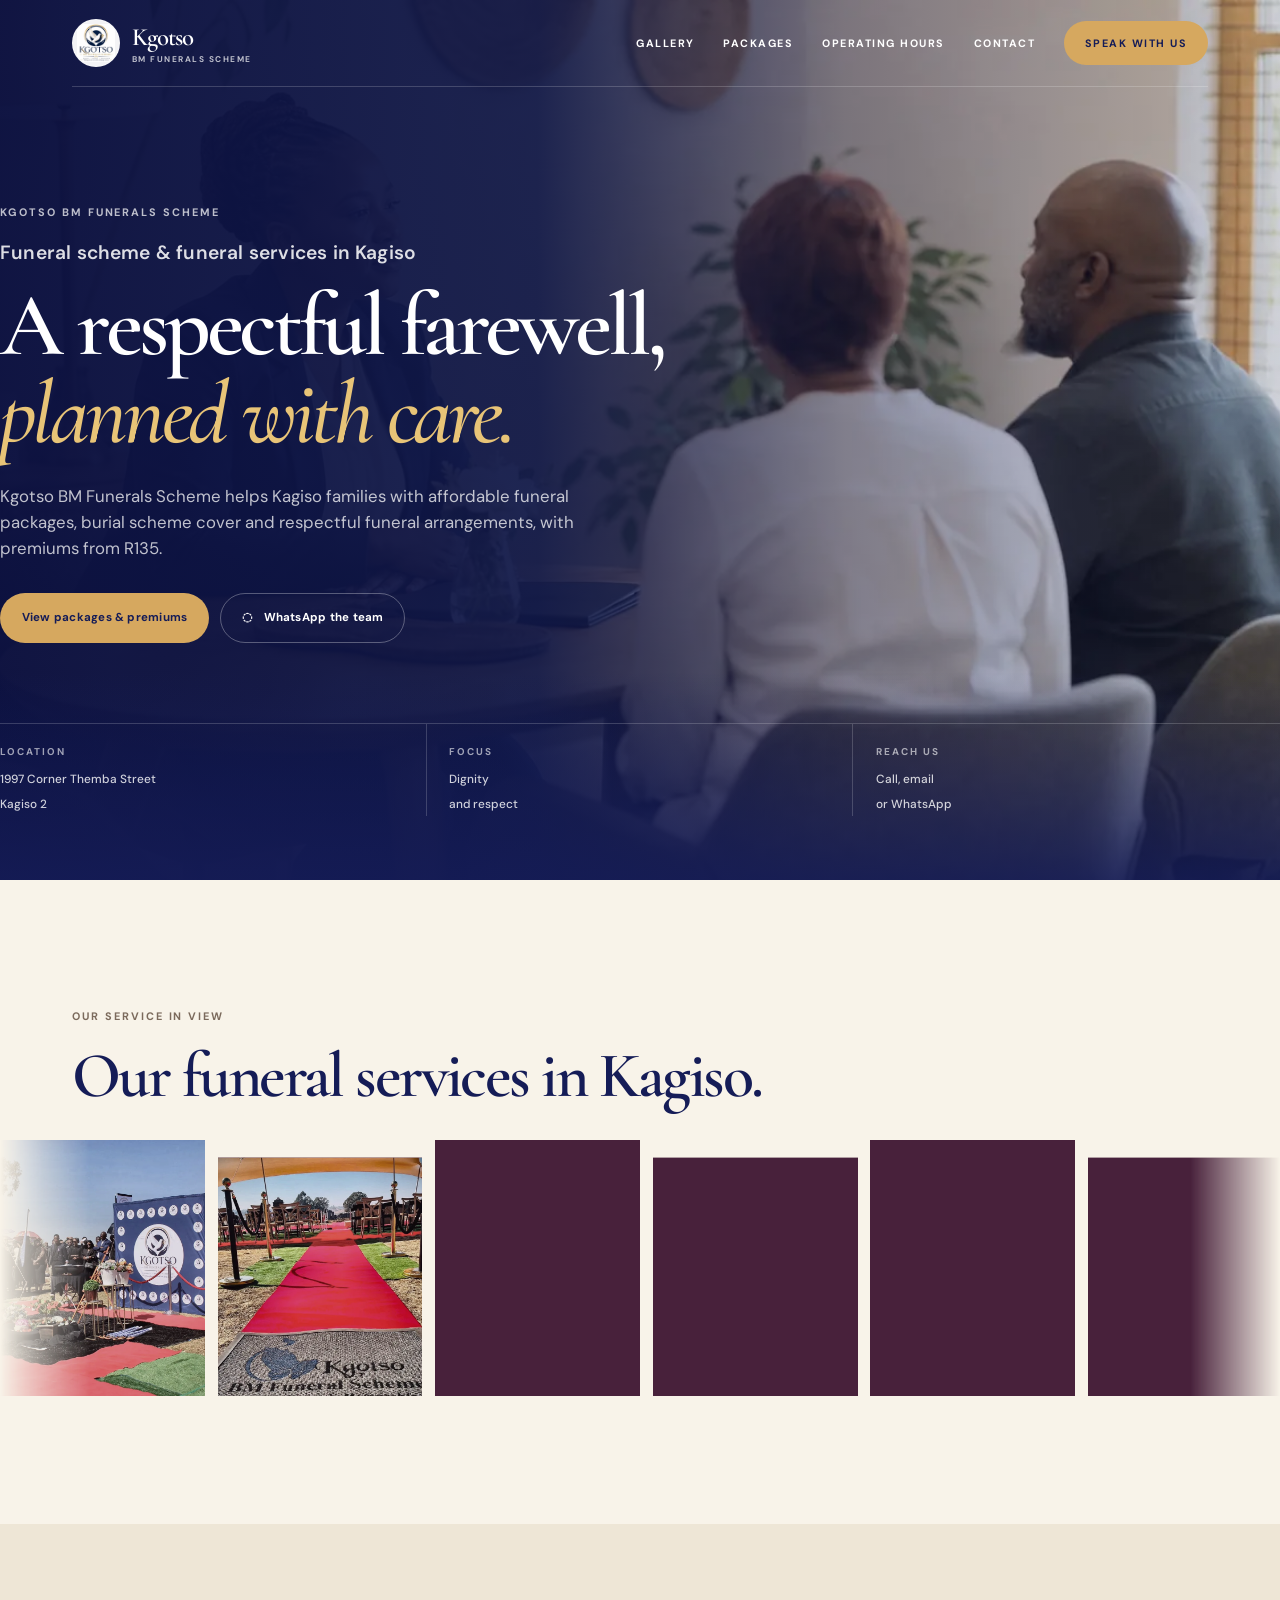
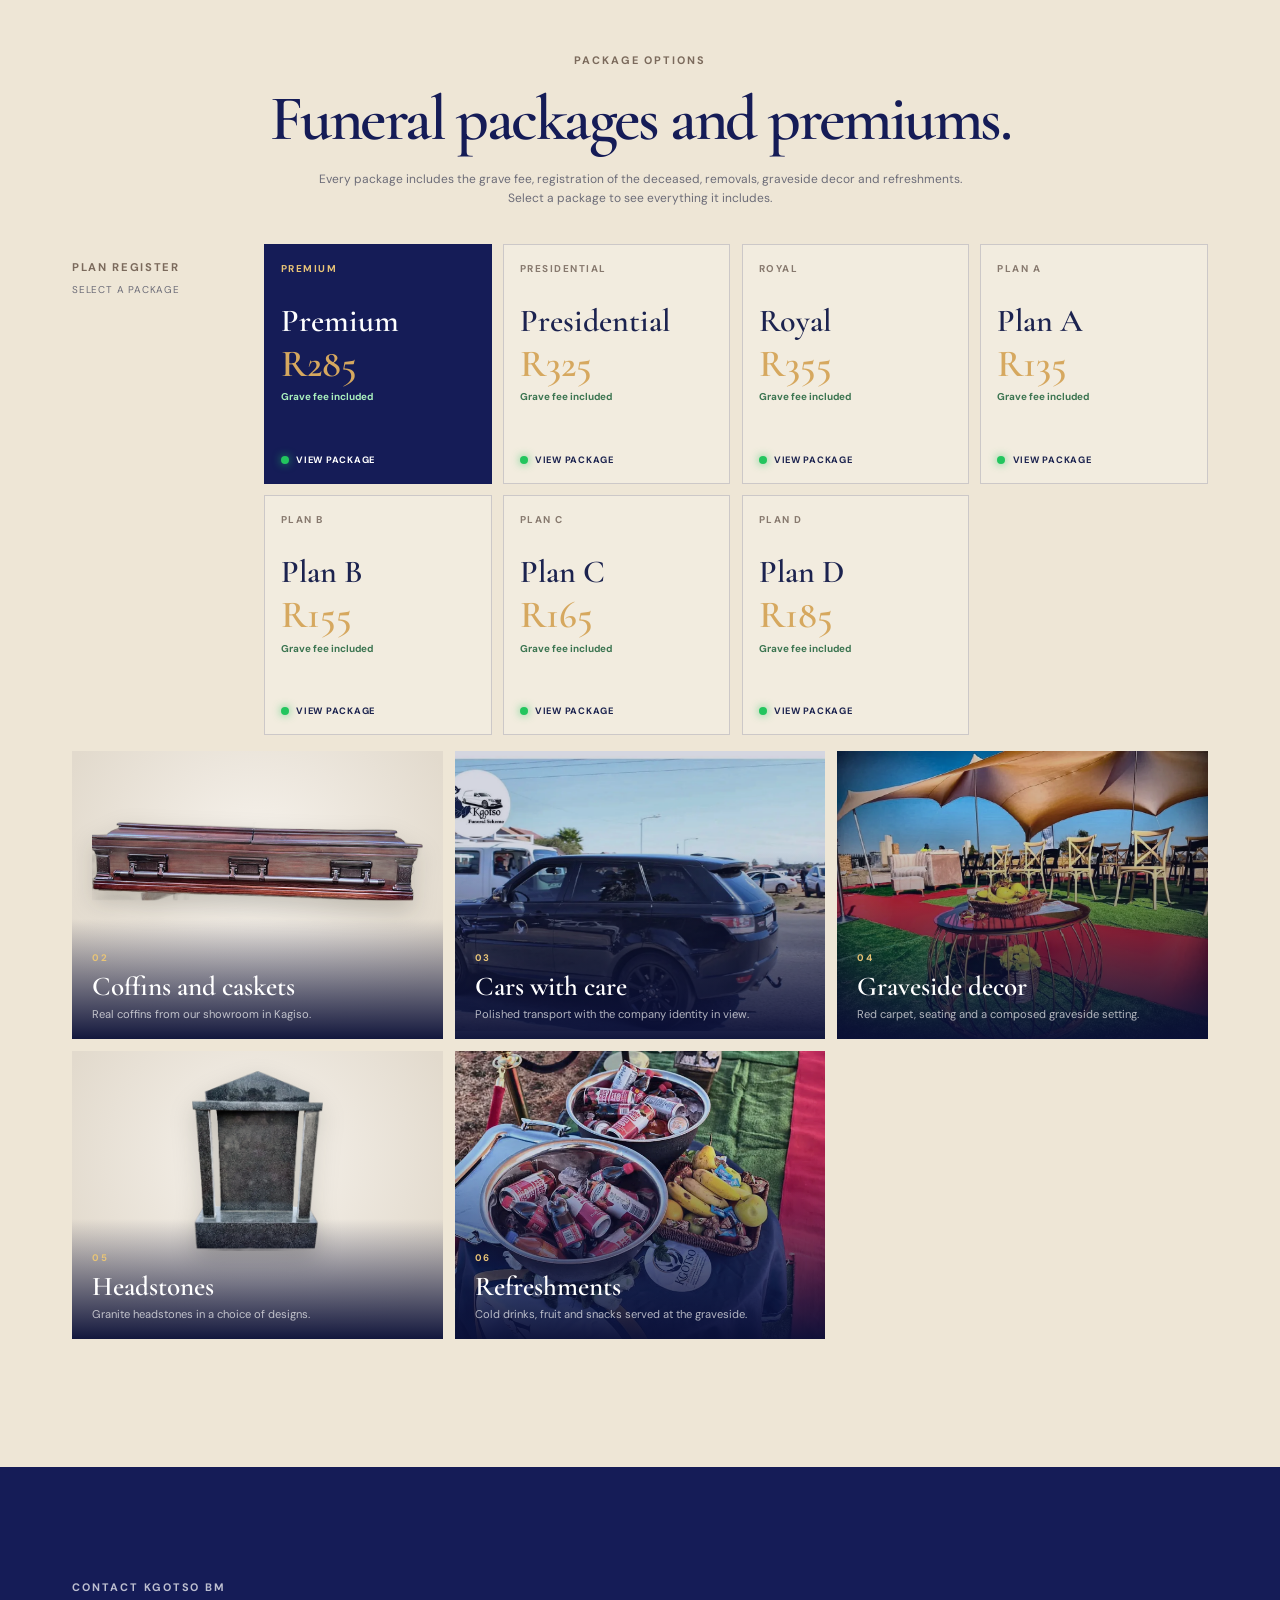
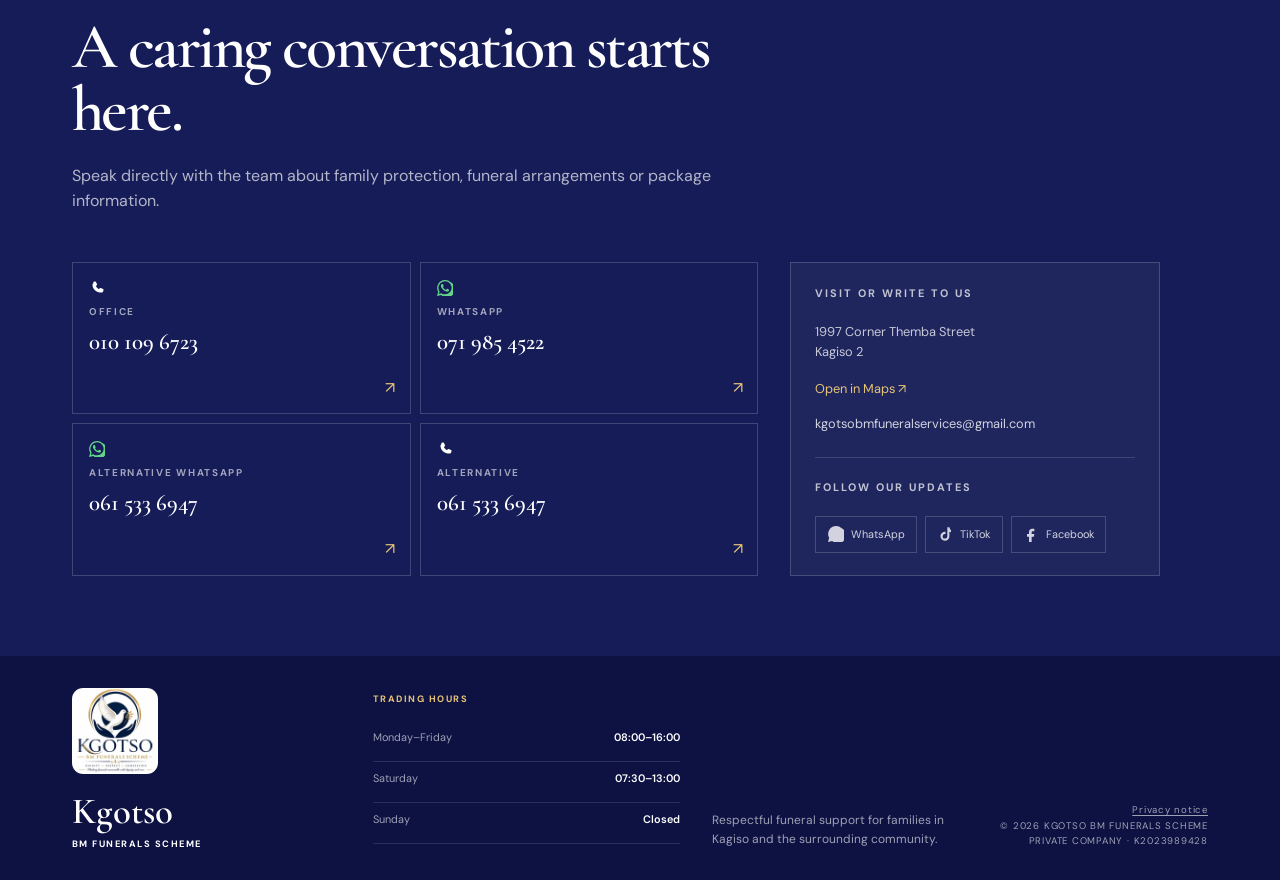
<file: index.html>
<!doctype html>
<html lang="en">
  <head>
    <meta charset="UTF-8" />
    <meta name="viewport" content="width=device-width, initial-scale=1.0" />
    <title>Kgotso BM Funerals Scheme | Funeral Packages in Kagiso, Gauteng</title>
    <meta name="description" content="Funeral packages in Kagiso with premiums from R135, including registration, removals, graveside decor and refreshments. Call 010 109 6723." />
    <link rel="canonical" href="https://kgotsobmfunerals.com/" />
    <meta name="theme-color" content="#151c57" />
    <meta property="og:type" content="website" />
    <meta property="og:site_name" content="Kgotso BM Funerals Scheme" />
    <meta property="og:title" content="Kgotso BM Funerals Scheme | Kagiso, Gauteng" />
    <meta property="og:description" content="Funeral packages with registration, removals, graveside setup and refreshments included. 1997 Corner Themba Street, Kagiso 2." />
    <meta property="og:url" content="https://kgotsobmfunerals.com/" />
    <meta property="og:image" content="https://kgotsobmfunerals.com/icon-512.png" />
    <link rel="icon" href="/favicon.ico" sizes="any" />
    <link rel="icon" type="image/png" sizes="32x32" href="/favicon-32.png" />
    <link rel="icon" type="image/png" sizes="16x16" href="/favicon-16.png" />
    <link rel="apple-touch-icon" href="/apple-touch-icon.png" />
    <link rel="manifest" href="/site.webmanifest" />
    <link rel="preconnect" href="https://fonts.googleapis.com" />
    <link rel="preconnect" href="https://fonts.gstatic.com" crossorigin />
    <link href="https://fonts.googleapis.com/css2?family=Cormorant+Garamond:ital,wght@0,500;0,600;0,700;1,500;1,600&family=DM+Sans:wght@400;500;600;700&display=swap" rel="stylesheet" />
    <link rel="preload" as="image" href="assets/img/site/kgotso-family-guidance.webp" fetchpriority="high" />
    <link rel="stylesheet" href="styles.css" />
    <script type="application/ld+json">
    {
      "@context": "https://schema.org",
      "@graph": [
        {
          "@type": "LocalBusiness",
          "@id": "https://kgotsobmfunerals.com/#business",
          "name": "Kgotso BM Funerals Scheme",
          "alternateName": ["Kgotso BM Funerals", "Kgotso BM Funerals Scheme", "Kgotso Funerals"],
          "description": "Funeral scheme and funeral services in Kagiso, Gauteng.",
          "url": "https://kgotsobmfunerals.com/",
          "logo": "https://kgotsobmfunerals.com/icon-512.png",
          "image": "https://kgotsobmfunerals.com/icon-512.png",
          "telephone": "+27101096723",
          "email": "kgotsobmfuneralservices@gmail.com",
          "address": {
            "@type": "PostalAddress",
            "streetAddress": "1997 Corner Themba Street",
            "addressLocality": "Kagiso 2",
            "addressRegion": "Gauteng",
            "addressCountry": "ZA"
          },
          "openingHoursSpecification": [
            {"@type": "OpeningHoursSpecification", "dayOfWeek": ["Monday", "Tuesday", "Wednesday", "Thursday", "Friday"], "opens": "08:00", "closes": "16:00"},
            {"@type": "OpeningHoursSpecification", "dayOfWeek": "Saturday", "opens": "07:30", "closes": "13:00"}
          ],
          "sameAs": [
            "https://web.facebook.com/profile.php?id=61595772892689",
            "https://www.tiktok.com/@kgotso.bm.funeral"
          ]
        },
        {
          "@type": "WebSite",
          "@id": "https://kgotsobmfunerals.com/#website",
          "url": "https://kgotsobmfunerals.com/",
          "name": "Kgotso BM Funerals Scheme",
          "alternateName": "Kgotso BM Funerals"
        }
      ]
    }
    </script>
  </head>
  <body>
    <header class="site-header">
      <a class="brand" href="#top" aria-label="Kgotso BM Funerals Scheme home">
        <span class="brand-mark"><img src="assets/img/site/logo.webp" width="180" height="180" alt="Kgotso BM Funerals Scheme logo" /></span>
        <span class="brand-copy"><strong>Kgotso</strong><small>BM Funerals Scheme</small></span>
      </a>
      <nav class="desktop-nav" aria-label="Primary navigation">
        <a href="#gallery">Gallery</a>
        <a href="#packages">Packages</a>
        <a href="#hours">Operating hours</a>
        <a href="#contact">Contact</a>
        <a class="nav-cta" href="https://wa.me/27719854522" target="_blank" rel="noreferrer">Speak with us</a>
      </nav>
      <button class="menu-toggle" type="button" aria-label="Open navigation" aria-expanded="false">☰</button>
    </header>
    <nav class="mobile-nav" aria-label="Mobile navigation" hidden>
      <a href="#gallery">Gallery</a>
      <a href="#packages">Packages</a>
      <a href="#hours">Operating hours</a>
      <a href="#contact">Contact</a>
      <a class="mobile-cta" href="https://wa.me/27719854522" target="_blank" rel="noreferrer">WhatsApp the team</a>
    </nav>

    <main id="top">
      <section class="hero">
        <img class="hero-image" src="assets/img/site/kgotso-family-guidance.webp" fetchpriority="high" width="1200" height="800" alt="A funeral coordinator offering quiet guidance to a family" />
        <div class="hero-overlay"></div>
        <div class="hero-content page-width">
          <div class="hero-copy reveal">
            <p class="eyebrow">Kgotso BM Funerals Scheme</p>
            <h1><span class="hero-kicker">Funeral scheme &amp; funeral services in Kagiso</span>A respectful farewell,<br /><em>planned with care.</em></h1>
            <p class="hero-lede">Kgotso BM Funerals Scheme helps Kagiso families with affordable funeral packages, burial scheme cover and respectful funeral arrangements, with premiums from R135.</p>
            <div class="hero-actions">
              <a class="button button-gold" href="#packages">View packages &amp; premiums</a>
              <a class="button button-outline" href="https://wa.me/27719854522" target="_blank" rel="noreferrer">◌ <span>WhatsApp the team</span></a>
            </div>
          </div>
          <div class="hero-facts">
            <div><span>Location</span><strong>1997 Corner Themba Street<br />Kagiso 2</strong></div>
            <div><span>Focus</span><strong>Dignity<br />and respect</strong></div>
            <div><span>Reach us</span><strong>Call, email<br />or WhatsApp</strong></div>
          </div>
        </div>
      </section>

      <section id="gallery" class="section gallery-section">
        <div class="page-width">
          <div class="section-heading gallery-heading">
            <p class="eyebrow dark">Our service in view</p>
            <h2>Our funeral services in Kagiso.</h2>
          </div>
          <div class="gallery-float" aria-label="Kgotso BM service moments">
            <div class="gallery-track">
              <figure><img loading="lazy" decoding="async" src="assets/img/site/page-000.webp" alt="Memorial setting with floral details" /></figure>
              <figure><img loading="lazy" decoding="async" src="assets/img/site/page-001.webp" alt="Prepared ceremony entrance" /></figure>
              <figure><img loading="lazy" decoding="async" src="assets/img/site/page-002.webp" alt="Hearse and service vehicle" /></figure>
              <figure><img loading="lazy" decoding="async" src="assets/img/site/page-003.webp" alt="Floral service arrangement" /></figure>
              <figure><img loading="lazy" decoding="async" src="assets/img/site/page-004.webp" alt="Composed graveside setting" /></figure>
              <figure><img loading="lazy" decoding="async" src="assets/img/site/page-006.webp" alt="Kgotso team beneath the service tent" /></figure>
              <figure aria-hidden="true"><img loading="lazy" decoding="async" src="assets/img/site/page-000.webp" alt="Memorial setting with floral details at a Kgotso BM service" /></figure>
              <figure aria-hidden="true"><img loading="lazy" decoding="async" src="assets/img/site/page-001.webp" alt="Prepared funeral ceremony entrance in Kagiso" /></figure>
              <figure aria-hidden="true"><img loading="lazy" decoding="async" src="assets/img/site/page-002.webp" alt="Kgotso BM hearse and funeral service vehicle" /></figure>
              <figure aria-hidden="true"><img loading="lazy" decoding="async" src="assets/img/site/page-003.webp" alt="Floral arrangement prepared for a funeral service" /></figure>
              <figure aria-hidden="true"><img loading="lazy" decoding="async" src="assets/img/site/page-004.webp" alt="Composed graveside funeral setting with decor" /></figure>
              <figure aria-hidden="true"><img loading="lazy" decoding="async" src="assets/img/site/page-006.webp" alt="Kgotso BM team beneath the funeral service tent" /></figure>
            </div>
          </div>
        </div>
      </section>

      <section id="packages" class="section packages-section">
        <div class="page-width">
          <div class="section-heading centered"><p class="eyebrow dark">Package options</p><h2>Funeral packages and premiums.</h2></div>
          <p class="package-image-note">Every package includes the grave fee, registration of the deceased, removals, graveside decor and refreshments. Select a package to see everything it includes.</p>
          <div class="package-register">
            <div class="register-label"><span>Plan register</span><small>Select a package</small></div>
            <div class="package-cards">
              <button class="package-card active" type="button" data-plan="0"><span>Premium</span><strong>Premium</strong><b>R285</b><small class="package-card-benefit">Grave fee included</small><i>View package</i></button>
              <button class="package-card" type="button" data-plan="1"><span>Presidential</span><strong>Presidential</strong><b>R325</b><small class="package-card-benefit">Grave fee included</small><i>View package</i></button>
              <button class="package-card" type="button" data-plan="2"><span>Royal</span><strong>Royal</strong><b>R355</b><small class="package-card-benefit">Grave fee included</small><i>View package</i></button>
              <button class="package-card" type="button" data-plan="3"><span>Plan A</span><strong>Plan A</strong><b>R135</b><small class="package-card-benefit">Grave fee included</small><i>View package</i></button>
              <button class="package-card" type="button" data-plan="4"><span>Plan B</span><strong>Plan B</strong><b>R155</b><small class="package-card-benefit">Grave fee included</small><i>View package</i></button>
              <button class="package-card" type="button" data-plan="5"><span>Plan C</span><strong>Plan C</strong><b>R165</b><small class="package-card-benefit">Grave fee included</small><i>View package</i></button>
              <button class="package-card" type="button" data-plan="6"><span>Plan D</span><strong>Plan D</strong><b>R185</b><small class="package-card-benefit">Grave fee included</small><i>View package</i></button>
            </div>
          </div>
          <div class="package-visual-grid" aria-label="Funeral service details">
            <figure class="package-visual package-visual-casket" data-carousel="coffins"><div class="package-visual-slides"><img loading="lazy" decoding="async" class="is-active" src="assets/img/coffins/coffin-mahogany-flat-lid.webp" alt="Mahogany flat lid coffin with metal handles" /><img loading="lazy" decoding="async" src="assets/img/coffins/coffin-light-wood-flat-lid.webp" alt="Light wood flat lid coffin with dark handles" /><img loading="lazy" decoding="async" src="assets/img/coffins/coffin-mahogany-tiered.webp" alt="Polished mahogany tiered coffin with gold handles" /><img loading="lazy" decoding="async" src="assets/img/coffins/coffin-wood-shaped.webp" alt="Shaped wooden coffin with carved dark handles" /></div><figcaption><span>02</span><strong>Coffins and caskets</strong><small>Real coffins from our showroom in Kagiso.</small></figcaption></figure>
            <figure class="package-visual package-visual-cars" data-carousel="cars"><div class="package-visual-slides"><img loading="lazy" decoding="async" class="is-active" src="assets/img/site/kgotso-car-1.webp" alt="Kgotso service vehicle in black" /><img loading="lazy" decoding="async" src="assets/img/site/kgotso-car-2.webp" alt="Kgotso service vehicles ready for a funeral" /><img loading="lazy" decoding="async" src="assets/img/site/kgotso-car-3.webp" alt="Kgotso service cars arranged together" /><img loading="lazy" decoding="async" src="assets/img/site/kgotso-car-4.webp" alt="Kgotso hearse and service vehicle" /></div><figcaption><span>03</span><strong>Cars with care</strong><small>Polished transport with the company identity in view.</small></figcaption></figure>
            <figure class="package-visual" data-carousel="cemetery"><div class="package-visual-slides"><img loading="lazy" decoding="async" class="is-active" src="assets/img/site/kgotso-cemetery-1.webp" alt="Graveside service setting with red carpet and seating" /><img loading="lazy" decoding="async" src="assets/img/site/kgotso-cemetery-2.webp" alt="Graveside setting prepared for guests" /><img loading="lazy" decoding="async" src="assets/img/site/kgotso-cemetery-3.webp" alt="Graveside setting with canopy and red carpet" /></div><figcaption><span>04</span><strong>Graveside decor</strong><small>Red carpet, seating and a composed graveside setting.</small></figcaption></figure>
            <figure class="package-visual package-visual-headstones" data-carousel="headstones"><div class="package-visual-slides"><img loading="lazy" decoding="async" class="is-active" src="assets/img/headstones/headstone-pillared.webp" alt="Black granite headstone with pillars and a peaked top" /><img loading="lazy" decoding="async" src="assets/img/headstones/headstone-open-book.webp" alt="Black granite headstone with an engraved open book" /><img loading="lazy" decoding="async" src="assets/img/headstones/headstone-slanted-pillar.webp" alt="Granite headstone with a slanted side pillar and floral engraving" /></div><figcaption><span>05</span><strong>Headstones</strong><small>Granite headstones in a choice of designs.</small></figcaption></figure>
            <figure class="package-visual" data-carousel="refreshments"><div class="package-visual-slides"><img loading="lazy" decoding="async" class="is-active" src="assets/img/refreshments/drinks-and-fruit-table.webp" alt="Drinks and fruit on a Kgotso-branded table" /><img loading="lazy" decoding="async" src="assets/img/refreshments/drinks-on-ice.webp" alt="Cold drinks served on ice at the graveside" /><img loading="lazy" decoding="async" src="assets/img/refreshments/fruit-basket.webp" alt="Basket of fresh fruit on a glass table" /><img loading="lazy" decoding="async" src="assets/img/refreshments/refreshment-station.webp" alt="Refreshment station with drinks bowl under the tent" /><img loading="lazy" decoding="async" src="assets/img/refreshments/snack-tray.webp" alt="Tray of fruit and snacks for guests" /></div><figcaption><span>06</span><strong>Refreshments</strong><small>Cold drinks, fruit and snacks served at the graveside.</small></figcaption></figure>
          </div>
            <div class="plan-overlay" id="plan-overlay" hidden aria-hidden="true">
              <div class="plan-overlay-backdrop" data-plan-close></div>
              <section class="plan-sheet" role="dialog" aria-modal="true" aria-labelledby="overlay-plan-name">
                <button class="plan-close" id="plan-close" type="button" aria-label="Close plan details">×</button>
              <div class="plan-sheet-header"><div class="plan-sheet-header-copy"><p class="eyebrow" id="overlay-plan-eyebrow">Refined protection</p><h3 id="overlay-plan-name">Premium</h3><p class="plan-sheet-price" id="overlay-plan-price">R285</p><p id="overlay-plan-description">Plan details appear here.</p></div><div class="plan-sheet-visuals" role="group" aria-label="Package images"><img class="plan-sheet-casket" id="overlay-plan-casket" src="assets/img/plans/coffin-flat-lid.webp" alt="Flat lid coffin included with Premium" decoding="async" /><img class="plan-sheet-headstone" id="overlay-plan-headstone" src="assets/img/headstones/headstone-open-book.webp" alt="Headstone included with Premium" decoding="async" /></div></div>
                <div class="plan-sheet-grid">
                <div class="plan-sheet-column"><p class="eyebrow">Plan details</p><div class="plan-sheet-meta"><div><span>Included coffin</span><strong id="overlay-plan-coffin">Flat lid coffin</strong></div><div><span>Cover</span><strong id="overlay-plan-cover">Up to 8 members: 4 adults and 4 children</strong></div><div><span>Waiting period</span><strong id="overlay-plan-waiting">6 months</strong></div><div><span>Included allowance</span><strong id="overlay-plan-note">R100 airtime and R100 data</strong></div><div><span>Grave fee</span><strong id="overlay-plan-gravefee">Included</strong></div></div><p class="eyebrow overlay-service-heading" id="overlay-service-heading">Included service items</p><ul class="plan-sheet-list" id="overlay-service-list"></ul></div>
                <div class="plan-sheet-column plan-sheet-groceries"><p class="eyebrow">Grocery allocation</p><h4 id="overlay-grocery-title">Groceries included with Premium.</h4><div class="plan-sheet-grocery-content"><ul class="plan-sheet-list" id="overlay-grocery-list"></ul></div></div>
              </div>
              <div class="plan-sheet-actions"><p>Ready to ask about this plan?</p><div><a class="button button-gold" href="https://wa.me/27719854522" target="_blank" rel="noreferrer">WhatsApp 071 985 4522 <span>↗</span></a><a class="button button-outline-dark" href="https://wa.me/27615336947" target="_blank" rel="noreferrer">WhatsApp 061 533 6947 <span>↗</span></a></div></div>
            </section>
          </div>
        </div>
      </section>

      <section id="contact" class="contact-section">
        <div class="page-width">
          <div class="contact-heading"><p class="eyebrow">Contact Kgotso BM</p><h2>A caring conversation starts here.</h2><p>Speak directly with the team about family protection, funeral arrangements or package information.</p></div>
          <div class="contact-layout">
            <div class="contact-grid">
              <a class="contact-card contact-button" href="tel:+27101096723"><svg class="vendor-icon" viewBox="0 0 24 24" aria-hidden="true"><path d="M6.6 2.8 9 2.2c.6-.2 1.2.1 1.5.7l1.5 3.5c.2.5.1 1.1-.3 1.5L10.3 9c1 2.1 2.6 3.7 4.7 4.7l1.1-1.4c.4-.4 1-.6 1.5-.3l3.5 1.5c.6.3.9.9.7 1.5l-.6 2.4c-.2.8-1 1.4-1.8 1.4C10.4 18.8 5.2 13.6 5.2 6.6c0-.8.6-1.6 1.4-1.8Z" /></svg><span>Office</span><strong>010 109 6723</strong><b>↗</b></a>
              <a class="contact-card contact-card-whatsapp contact-button" href="https://wa.me/27719854522" target="_blank" rel="noreferrer"><svg class="vendor-icon" viewBox="0 0 24 24" aria-hidden="true"><path d="M20.5 3.5A11.8 11.8 0 0 0 12.05 0 11.9 11.9 0 0 0 1.73 17.76L.05 24l6.4-1.67A11.9 11.9 0 1 0 20.5 3.5Zm-8.45 18.06a9.85 9.85 0 0 1-5.02-1.37l-.36-.21-3.8.99 1.02-3.7-.23-.38A9.86 9.86 0 1 1 12.05 21.56Zm5.4-7.38c-.3-.15-1.77-.87-2.04-.97-.27-.1-.47-.15-.67.15-.2.3-.77.97-.95 1.17-.17.2-.35.22-.65.07-.3-.15-1.27-.47-2.42-1.5a9.08 9.08 0 0 1-1.67-2.07c-.17-.3-.02-.46.13-.61.13-.13.3-.35.45-.52.15-.17.2-.3.3-.5.1-.2.05-.37-.02-.52-.07-.15-.67-1.61-.92-2.2-.24-.58-.49-.5-.67-.51h-.57c-.2 0-.52.07-.79.37-.27.3-1.04 1.02-1.04 2.49s1.07 2.9 1.22 3.1c.15.2 2.1 3.21 5.08 4.5.71.31 1.27.5 1.7.64.72.23 1.37.2 1.89.12.58-.09 1.77-.72 2.02-1.42.25-.7.25-1.3.17-1.42-.07-.12-.27-.2-.57-.35Z" /></svg><span>WhatsApp</span><strong>071 985 4522</strong><b>↗</b></a>
              <a class="contact-card contact-card-whatsapp contact-button" href="https://wa.me/27615336947" target="_blank" rel="noreferrer"><svg class="vendor-icon" viewBox="0 0 24 24" aria-hidden="true"><path d="M20.5 3.5A11.8 11.8 0 0 0 12.05 0 11.9 11.9 0 0 0 1.73 17.76L.05 24l6.4-1.67A11.9 11.9 0 1 0 20.5 3.5Zm-8.45 18.06a9.85 9.85 0 0 1-5.02-1.37l-.36-.21-3.8.99 1.02-3.7-.23-.38A9.86 9.86 0 1 1 12.05 21.56Zm5.4-7.38c-.3-.15-1.77-.87-2.04-.97-.27-.1-.47-.15-.67.15-.2.3-.77.97-.95 1.17-.17.2-.35.22-.65.07-.3-.15-1.27-.47-2.42-1.5a9.08 9.08 0 0 1-1.67-2.07c-.17-.3-.02-.46.13-.61.13-.13.3-.35.45-.52.15-.17.2-.3.3-.5.1-.2.05-.37-.02-.52-.07-.15-.67-1.61-.92-2.2-.24-.58-.49-.5-.67-.51h-.57c-.2 0-.52.07-.79.37-.27.3-1.04 1.02-1.04 2.49s1.07 2.9 1.22 3.1c.15.2 2.1 3.21 5.08 4.5.71.31 1.27.5 1.7.64.72.23 1.37.2 1.89.12.58-.09 1.77-.72 2.02-1.42.25-.7.25-1.3.17-1.42-.07-.12-.27-.2-.57-.35Z" /></svg><span>Alternative WhatsApp</span><strong>061 533 6947</strong><b>↗</b></a>
              <a class="contact-card contact-button" href="tel:+27615336947"><svg class="vendor-icon" viewBox="0 0 24 24" aria-hidden="true"><path d="M6.6 2.8 9 2.2c.6-.2 1.2.1 1.5.7l1.5 3.5c.2.5.1 1.1-.3 1.5L10.3 9c1 2.1 2.6 3.7 4.7 4.7l1.1-1.4c.4-.4 1-.6 1.5-.3l3.5 1.5c.6.3.9.9.7 1.5l-.6 2.4c-.2.8-1 1.4-1.8 1.4C10.4 18.8 5.2 13.6 5.2 6.6c0-.8.6-1.6 1.4-1.8Z" /></svg><span>Alternative</span><strong>061 533 6947</strong><b>↗</b></a>
            </div>
            <div class="contact-info-panel">
              <div class="contact-info-block"><p class="eyebrow">Visit or write to us</p><address>1997 Corner Themba Street<br />Kagiso 2</address><a class="text-link" href="https://www.google.com/maps/search/?api=1&query=1997+Corner+Themba+Street%2C+Kagiso+2" target="_blank" rel="noreferrer">Open in Maps ↗</a><a class="email-link" href="mailto:kgotsobmfuneralservices@gmail.com">kgotsobmfuneralservices@gmail.com</a></div>
              <div class="contact-info-block"><p class="eyebrow">Follow our updates</p><div class="social-links"><a class="social-link" href="https://wa.me/27719854522" target="_blank" rel="noreferrer" aria-label="WhatsApp"><svg class="vendor-icon" viewBox="0 0 24 24" aria-hidden="true"><path d="M20.5 3.5A11.8 11.8 0 0 0 12.05 0 11.9 11.9 0 0 0 1.73 17.76L.05 24l6.4-1.67A11.9 11.9 0 1 0 20.5 3.5Z" /></svg><span>WhatsApp</span></a><a class="social-link" href="https://www.tiktok.com/@kgotso.bm.funeral" target="_blank" rel="noreferrer" aria-label="TikTok"><svg class="vendor-icon" viewBox="0 0 24 24" aria-hidden="true"><path d="M15.5 2h3.1c.2 1.7 1.1 3.2 2.4 4.2v3.1a8.5 8.5 0 0 1-2.4-.7v6.7a6.7 6.7 0 1 1-5.8-6.6v3.3a3.5 3.5 0 1 0 2.7 3.4V2Z" /></svg><span>TikTok</span></a><a class="social-link" href="https://web.facebook.com/profile.php?id=61595772892689" target="_blank" rel="noreferrer" aria-label="Facebook"><svg class="vendor-icon" viewBox="0 0 24 24" aria-hidden="true"><path d="M14 8h3V4h-3c-3.3 0-5 1.9-5 5v3H6v4h3v8h4v-8h3.3l.7-4H13V9c0-.7.3-1 1-1Z" /></svg><span>Facebook</span></a></div></div>
            </div>
          </div>
        </div>
      </section>
    </main>
    <footer class="site-footer" id="hours">
      <div class="footer-brand"><img src="assets/img/site/logo.webp" loading="lazy" width="180" height="180" alt="Kgotso BM Funerals Scheme logo" /><strong>Kgotso</strong><span>BM Funerals Scheme</span></div>
      <div class="footer-hours"><p>Trading hours</p><div><span>Monday–Friday</span><strong>08:00–16:00</strong></div><div><span>Saturday</span><strong>07:30–13:00</strong></div><div><span>Sunday</span><strong>Closed</strong></div></div>
      <p class="footer-summary">Respectful funeral support for families in Kagiso and the surrounding community.</p>
      <small><a href="/privacy.html">Privacy notice</a><br />© 2026 KGOTSO BM FUNERALS SCHEME<br />PRIVATE COMPANY · K2023989428</small>
    </footer>
    <script src="app.js" defer></script>
  </body>
</html>
</file>
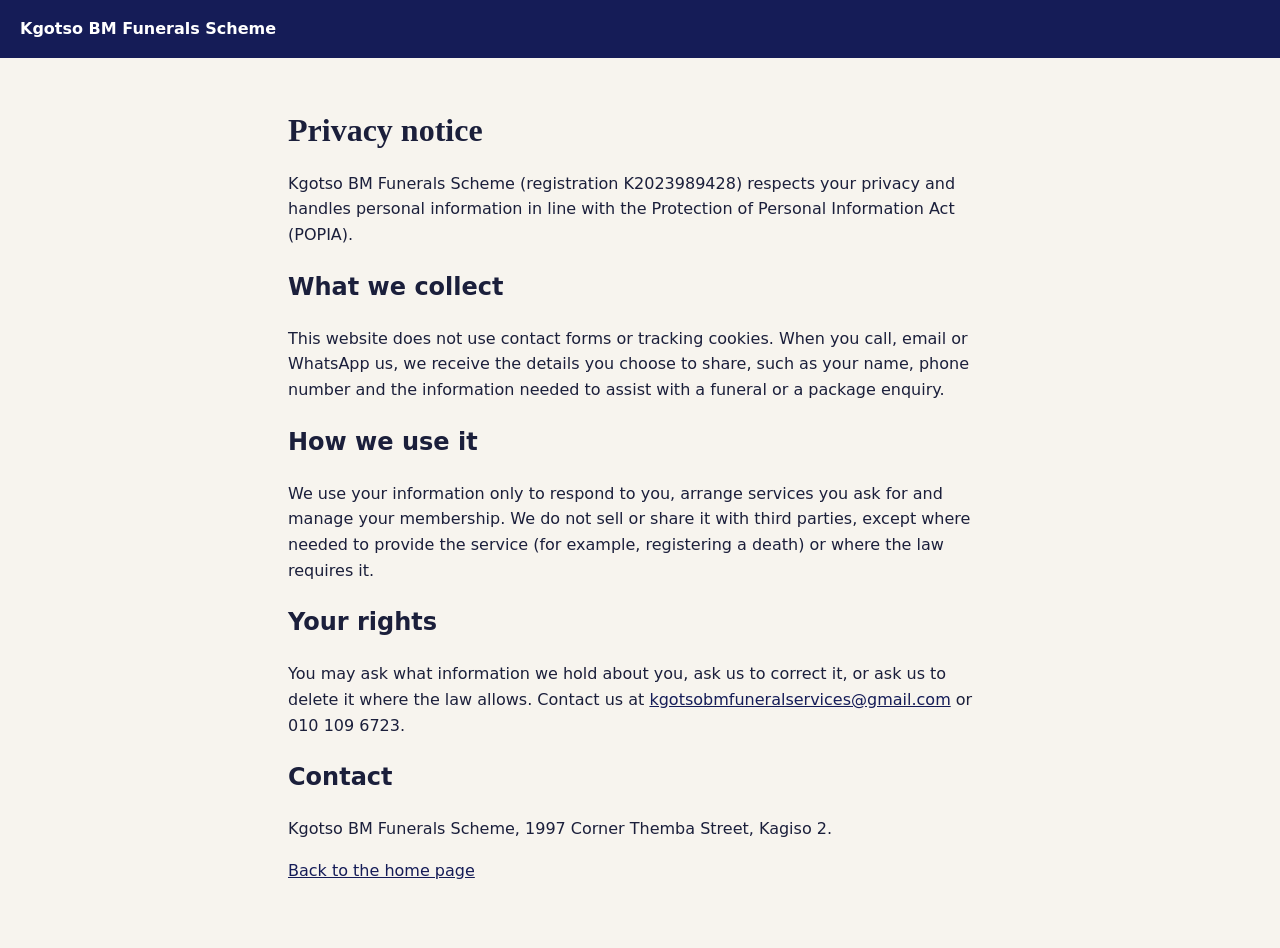
<file: privacy.html>
<!doctype html>
<html lang="en">
  <head>
    <meta charset="UTF-8" />
    <meta name="viewport" content="width=device-width, initial-scale=1.0" />
    <title>Privacy notice | Kgotso BM Funerals Scheme</title>
    <meta name="description" content="How Kgotso BM Funerals Scheme handles personal information under POPIA." /><link rel="canonical" href="https://kgotsobmfunerals.com/privacy.html" />
    <link rel="icon" href="/favicon.ico" sizes="any" />
    <link rel="apple-touch-icon" href="/apple-touch-icon.png" />
    <style>
      body { margin: 0; font-family: "DM Sans", system-ui, sans-serif; background: #f7f4ee; color: #1b1f3b; line-height: 1.6; }
      header { background: #151c57; color: #fff; padding: 1rem 1.25rem; }
      header a { color: #fff; text-decoration: none; font-weight: 700; }
      main { max-width: 44rem; margin: 0 auto; padding: 2rem 1.25rem 3rem; }
      h1 { font-family: Georgia, serif; font-weight: 600; line-height: 1.2; }
      a { color: #151c57; }
      .actions a { display: inline-block; margin: .3rem .5rem .3rem 0; padding: .7rem 1rem; background: #151c57; color: #fff; border-radius: .2rem; text-decoration: none; }
    </style>
  </head>
  <body>
    <header><a href="/">Kgotso BM Funerals Scheme</a></header>
    <main>
      <h1>Privacy notice</h1>
      <p>Kgotso BM Funerals Scheme (registration K2023989428) respects your privacy and handles personal information in line with the Protection of Personal Information Act (POPIA).</p>
      <h2>What we collect</h2>
      <p>This website does not use contact forms or tracking cookies. When you call, email or WhatsApp us, we receive the details you choose to share, such as your name, phone number and the information needed to assist with a funeral or a package enquiry.</p>
      <h2>How we use it</h2>
      <p>We use your information only to respond to you, arrange services you ask for and manage your membership. We do not sell or share it with third parties, except where needed to provide the service (for example, registering a death) or where the law requires it.</p>
      <h2>Your rights</h2>
      <p>You may ask what information we hold about you, ask us to correct it, or ask us to delete it where the law allows. Contact us at <a href="mailto:kgotsobmfuneralservices@gmail.com">kgotsobmfuneralservices@gmail.com</a> or 010 109 6723.</p>
      <h2>Contact</h2>
      <p>Kgotso BM Funerals Scheme, 1997 Corner Themba Street, Kagiso 2.</p>
      <p><a href="/">Back to the home page</a></p>
    </main>
  </body>
</html>
</file>
<file: styles.css>
:root {
  --navy: #151c57;
  --navy-deep: #0d1243;
  --cream: #f8f3e9;
  --cream-dark: #eee6d6;
  --plum: #48213b;
  --gold: #d6a85f;
  --gold-light: #e8c477;
  --ink: #1c234f;
  --muted: #6c6c78;
  --line: rgba(21, 28, 87, .16);
  --serif: "Cormorant Garamond", Georgia, serif;
  --sans: "DM Sans", Arial, sans-serif;
}

* { box-sizing: border-box; }
html { overflow-x: clip; scroll-behavior: smooth; }
body { margin: 0; overflow-x: clip; background: var(--cream); color: var(--ink); font-family: var(--sans); line-height: 1.55; }
a { color: inherit; text-decoration: none; }
button { color: inherit; font: inherit; }
img { display: block; max-width: 100%; }
.page-width { width: min(1440px, calc(100% - 9rem)); margin-inline: auto; }
.section { padding: 8rem 0; }
.eyebrow { margin: 0 0 1.25rem; color: rgba(255,255,255,.72); font-size: .68rem; font-weight: 700; letter-spacing: .18em; text-transform: uppercase; }
.eyebrow.dark { color: #7b6a5c; }
h1, h2, h3, h4, p { margin-top: 0; }
h1, h2, h3, h4 { font-family: var(--serif); font-weight: 600; line-height: .98; }
h1 { margin-bottom: 1.6rem; color: #fff; font-size: clamp(4rem, 7vw, 7.2rem); letter-spacing: -.045em; }
h1 em { color: var(--gold-light); font-weight: 500; }
h2 { margin-bottom: 1.4rem; color: var(--navy); font-size: clamp(3rem, 5vw, 5.2rem); letter-spacing: -.04em; }
h3 { font-size: clamp(2.5rem, 4vw, 4.5rem); }

.site-header { position: absolute; z-index: 10; inset: 0 0 auto; display: flex; align-items: center; justify-content: space-between; width: min(1440px, calc(100% - 9rem)); margin: auto; padding: 1.2rem 0; border-bottom: 1px solid rgba(255,255,255,.18); color: #fff; }
.brand { display: flex; align-items: center; gap: .75rem; }
.brand-mark { display: grid; place-items: center; width: 3rem; height: 3rem; overflow: hidden; border: 1px solid rgba(255,255,255,.45); border-radius: 50%; background: rgba(255,255,255,.95); padding: .25rem; }
.brand-mark img { width: 100%; height: 100%; object-fit: contain; }
.brand-copy { display: grid; line-height: 1; }
.brand-copy strong { font: 600 1.55rem var(--serif); letter-spacing: -.04em; }
.brand-copy small { margin-top: .25rem; color: rgba(255,255,255,.72); font-size: .52rem; font-weight: 700; letter-spacing: .18em; text-transform: uppercase; }
.desktop-nav { display: flex; align-items: center; gap: 1.8rem; font-size: .67rem; font-weight: 700; letter-spacing: .14em; text-transform: uppercase; }
.desktop-nav a { transition: color .2s, transform .2s; }
.desktop-nav a:hover { color: var(--gold-light); transform: translateY(-1px); }
.desktop-nav .nav-cta { padding: .85rem 1.3rem; border-radius: 99px; background: var(--gold); color: var(--navy); }
.menu-toggle { display: none; border: 1px solid rgba(255,255,255,.35); border-radius: 50%; background: rgba(255,255,255,.1); color: #fff; width: 2.8rem; height: 2.8rem; cursor: pointer; }
.mobile-nav { display: none; }

.hero { position: relative; display: flex; min-height: 880px; overflow: hidden; background: var(--navy); color: #fff; }
.hero-image { position: absolute; inset: 0; width: 100%; height: 100%; object-fit: cover; object-position: 70% center; filter: saturate(.88) contrast(.96); }
.hero-overlay { position: absolute; inset: 0; background: linear-gradient(90deg, rgba(12,17,64,.98) 0%, rgba(15,23,71,.93) 42%, rgba(15,23,71,.46) 66%, rgba(15,23,71,.18) 100%); }
.hero::after { position: absolute; content: ""; inset: auto 0 0; height: 13rem; background: linear-gradient(to top, rgba(21,28,87,.85), transparent); }
.hero-content { position: relative; z-index: 1; display: flex; flex: 1; flex-direction: column; justify-content: flex-end; padding-top: 10rem; padding-bottom: 4rem; }
.hero-copy { max-width: 43rem; }
.hero-lede { max-width: 36rem; margin-bottom: 2rem; color: rgba(255,255,255,.74); font-size: 1.05rem; }
.hero-actions { display: flex; flex-wrap: wrap; gap: .7rem; }
.button { display: inline-flex; align-items: center; justify-content: center; gap: .7rem; min-height: 3.1rem; padding: .75rem 1.3rem; border: 1px solid transparent; border-radius: 99px; font-size: .72rem; font-weight: 700; letter-spacing: .02em; transition: transform .2s, background .2s; }
.button:hover { transform: translateY(-2px); }
.button-gold { background: var(--gold); color: var(--navy); }
.button-gold:hover { background: var(--gold-light); }
.button-outline { border-color: rgba(255,255,255,.3); color: #fff; }
.button-outline:hover { background: rgba(255,255,255,.1); }
.hero-facts { display: grid; grid-template-columns: repeat(3, 1fr); margin-top: 5rem; border-top: 1px solid rgba(255,255,255,.18); }
.hero-facts > div { min-height: 5.5rem; padding: 1.25rem 1rem 0 0; border-right: 1px solid rgba(255,255,255,.18); }
.hero-facts > div + div { padding-left: 1.4rem; }
.hero-facts > div:last-child { border-right: 0; }
.hero-facts span, .plan-meta span, .contact-card span { display: block; margin-bottom: .45rem; color: rgba(255,255,255,.6); font-size: .62rem; font-weight: 700; letter-spacing: .17em; text-transform: uppercase; }
.hero-facts span { letter-spacing: .20em; }
.hero-facts strong { color: rgba(255,255,255,.8); font-size: .74rem; font-weight: 500; line-height: 1.35; }

.section-heading { margin-bottom: 3.4rem; }
.section-heading p:not(.eyebrow) { max-width: 34rem; color: var(--muted); }
.package-image-note { max-width: 42rem; margin: -2.2rem auto 2.3rem; color: var(--muted); font-size: .75rem; text-align: center; }
.split-heading { display: flex; align-items: end; justify-content: space-between; gap: 3rem; }
.split-heading > * { flex: 1; }
.split-heading h2 { margin-bottom: 0; }
.gallery-section { background: var(--cream); }
.gallery-heading { margin-bottom: 2rem; }
.gallery-heading h2 { margin-bottom: 0; }
.gallery-float { position: relative; width: 100vw; margin-left: 50%; overflow: hidden; transform: translateX(-50%); mask-image: linear-gradient(90deg, transparent, #000 7%, #000 93%, transparent); }
.gallery-track { --gallery-gap: .8rem; display: flex; width: max-content; gap: var(--gallery-gap); animation: gallery-float 34s linear infinite; will-change: transform; }
.gallery-float figure { width: clamp(10rem, 16vw, 15rem); aspect-ratio: 4 / 5; margin: 0; overflow: hidden; background: var(--plum); }
.gallery-float img { width: 100%; height: 100%; object-fit: cover; opacity: .88; filter: saturate(.86); transition: transform .45s ease, opacity .3s ease; }
.gallery-float figure:nth-child(even) { transform: translateY(1.1rem); }
.gallery-float figure:hover img { transform: scale(1.06); opacity: 1; }
.gallery-feature { display: grid; grid-template-columns: minmax(0, 1.35fr) minmax(20rem, .65fr); min-height: 36rem; background: var(--plum); color: #fff; }
.gallery-image-wrap { min-height: 100%; overflow: hidden; }
.gallery-image-wrap img { width: 100%; height: 100%; min-height: 30rem; object-fit: cover; }
.gallery-caption { display: flex; flex-direction: column; justify-content: center; padding: clamp(2rem, 5vw, 5rem); }
.gallery-caption .eyebrow { color: var(--gold-light); }
.gallery-caption h3 { margin-bottom: 1.3rem; color: #fff; }
.gallery-caption p:not(.eyebrow) { color: rgba(255,255,255,.65); }
.gallery-controls { display: flex; align-items: center; justify-content: space-between; margin-top: 3.5rem; padding-top: 1rem; border-top: 1px solid rgba(255,255,255,.18); color: rgba(255,255,255,.65); font-size: .72rem; }
.gallery-controls button { width: 2.5rem; height: 2.5rem; margin-left: .35rem; border: 1px solid rgba(255,255,255,.35); border-radius: 50%; background: transparent; color: #fff; cursor: pointer; transition: background .2s; }
.gallery-controls button:hover { background: rgba(255,255,255,.16); }
.gallery-thumbs { display: grid; grid-template-columns: repeat(5, 1fr); gap: .65rem; margin-top: .65rem; }
.thumb { overflow: hidden; min-height: 7rem; padding: 0; border: 2px solid transparent; background: var(--cream-dark); cursor: pointer; opacity: .6; transition: opacity .2s, border-color .2s; }
.thumb:hover, .thumb.active { border-color: var(--gold); opacity: 1; }
.thumb img { width: 100%; height: 100%; object-fit: cover; }

.approach-section { display: grid; grid-template-columns: 1fr 1fr; gap: clamp(3rem, 9vw, 10rem); align-items: center; width: min(1200px, calc(100% - 9rem)); margin-inline: auto; padding-top: 5rem; }
.approach-art { position: relative; max-width: 31rem; }
.approach-art > img { width: 100%; aspect-ratio: 4 / 5; object-fit: cover; }
.art-card { position: absolute; right: -3rem; bottom: 2rem; display: grid; gap: .25rem; width: 13rem; padding: 1.4rem; background: var(--gold); color: var(--navy); }
.art-card span { font-size: .6rem; font-weight: 700; letter-spacing: .15em; text-transform: uppercase; }
.art-card strong { font: 600 1.7rem var(--serif); line-height: 1; }
.approach-copy { max-width: 31rem; }
.approach-copy > p:not(.eyebrow) { color: var(--muted); }
.approach-copy ul { display: grid; gap: .8rem; margin: 2rem 0 0; padding: 1.5rem 0 0; border-top: 1px solid var(--line); list-style: none; }
.approach-copy li { display: flex; gap: .8rem; align-items: center; font-weight: 600; }
.approach-copy li::before { content: "✦"; color: var(--gold); }

.packages-section { background: var(--cream-dark); }
.centered { text-align: center; }
.centered > p { margin-inline: auto; }
.package-register { display: grid; grid-template-columns: 10rem 1fr; gap: 2rem; align-items: start; }
.register-label { display: grid; gap: .35rem; padding-top: .9rem; color: #7b6a5c; font-size: .7rem; font-weight: 700; letter-spacing: .15em; text-transform: uppercase; }
.register-label small { color: var(--muted); font-size: .62rem; font-weight: 400; letter-spacing: .08em; }
.package-cards { display: grid; grid-template-columns: repeat(4, minmax(0, 1fr)); gap: .7rem; }
.package-card { display: flex; min-height: 15rem; flex-direction: column; align-items: flex-start; padding: 1rem; border: 1px solid rgba(21,28,87,.17); background: rgba(255,255,255,.22); text-align: left; cursor: pointer; transition: color .25s, background .25s, transform .25s; }
.package-card:hover { transform: translateY(-3px); }
.package-card.active { background: var(--navy); color: #fff; }
.package-card > span { margin-bottom: 1.5rem; color: #87796e; font-size: .62rem; font-weight: 700; letter-spacing: .15em; text-transform: uppercase; }
.package-card.active > span { color: var(--gold-light); }
.package-card strong { margin-bottom: .1rem; font: 600 2rem var(--serif); }
.package-card b { margin-bottom: .2rem; font: 600 2.4rem var(--serif); color: var(--gold); }
.package-card small { min-height: 0; color: var(--muted); font-size: .72rem; line-height: 1.35; }
.package-card .package-card-benefit { margin-bottom: .35rem; color: #3c7551; font-size: .62rem; font-weight: 700; }
.package-card.active .package-card-benefit { color: #a9efbd; }
.package-card.active small { color: rgba(255,255,255,.67); }
.package-card i { display: inline-flex; align-items: center; gap: .45rem; margin-top: auto; font-size: .58rem; font-style: normal; font-weight: 700; letter-spacing: .08em; text-transform: uppercase; }
.package-card i::before { width: .5rem; height: .5rem; flex: 0 0 .5rem; border-radius: 50%; background: #22c55e; box-shadow: 0 0 .5rem rgba(34,197,94,.75); content: ""; animation: package-light-beep 3s steps(1, end) infinite; }
.plan-detail { display: grid; grid-template-columns: 1fr 1fr 1fr; margin-top: 1rem; background: var(--navy); color: #fff; }
.plan-detail > div { padding: clamp(2rem, 4vw, 4rem); }
.plan-detail > div + div { border-left: 1px solid rgba(255,255,255,.16); }
.plan-intro { background: linear-gradient(145deg, var(--navy), #20286f); }
.plan-intro .eyebrow, .plan-detail .eyebrow { color: var(--gold-light); }
.plan-intro h3 { margin-bottom: .2rem; color: #fff; }
.plan-price { margin-bottom: 1.3rem; color: var(--gold-light); font: 600 3rem var(--serif); }
.plan-intro > p:not(.eyebrow):not(.plan-price) { color: rgba(255,255,255,.68); }
.plan-intro .button { margin-top: 1rem; }
.plan-detail ul { display: grid; gap: .65rem; margin: 0; padding: 0; list-style: none; color: rgba(255,255,255,.75); font-size: .78rem; }
.plan-services > ul li::before { content: "·"; display: inline-block; margin-right: .65rem; color: var(--gold-light); font-size: 1.4rem; line-height: 0; vertical-align: middle; }
.plan-meta { display: grid; gap: 1.2rem; margin-top: 2rem; padding-top: 1.5rem; border-top: 1px solid rgba(255,255,255,.16); }
.plan-meta strong { color: rgba(255,255,255,.78); font-size: .75rem; font-weight: 500; line-height: 1.35; }
.groceries { background: var(--plum); }
.groceries h4 { margin-bottom: .7rem; color: #fff; font-size: 2rem; }
.groceries > p:not(.eyebrow) { color: rgba(255,255,255,.62); font-size: .78rem; }
.groceries ul { grid-template-columns: 1fr; margin-top: 1.4rem; padding-top: 1.2rem; border-top: 1px solid rgba(255,255,255,.16); }
.groceries li { color: rgba(255,255,255,.75); }
.plan-overlay[hidden] { display: none; }
.plan-overlay { position: fixed; z-index: 30; inset: 0; display: grid; place-items: center; padding: 1.5rem; }
.plan-overlay-backdrop { position: absolute; inset: 0; background: rgba(8,12,48,.78); backdrop-filter: blur(10px); }
.plan-sheet { position: relative; z-index: 1; width: min(1080px, 100%); max-height: calc(100vh - 3rem); overflow: auto; background: var(--cream); color: var(--ink); box-shadow: 0 2rem 6rem rgba(4,7,34,.35); animation: plan-sheet-in .25s cubic-bezier(.23,1,.32,1) both; }
.plan-close { position: absolute; z-index: 2; top: 1rem; right: 1rem; display: grid; place-items: center; width: 2.6rem; height: 2.6rem; border: 1px solid rgba(255,255,255,.35); border-radius: 50%; background: rgba(255,255,255,.1); color: #fff; font-size: 1.6rem; line-height: 1; cursor: pointer; transition: background .2s, transform .2s; }
.plan-close:hover { background: rgba(255,255,255,.22); transform: rotate(6deg); }
.plan-sheet-header { display: grid; grid-template-columns: 1fr; align-items: center; gap: 2rem; padding: clamp(2rem, 5vw, 4rem); padding-right: 5rem; background: linear-gradient(145deg, var(--navy), #292f78); color: #fff; }
.plan-sheet-header.has-visuals { grid-template-columns: minmax(0, 1fr) minmax(14rem, .72fr); }
.plan-sheet-visuals { display: grid; grid-template-columns: repeat(2, minmax(0, 1fr)); align-items: center; gap: .6rem; min-width: 0; }
.plan-sheet-visuals img { display: block; width: 100%; height: 7.25rem; border-radius: .15rem; object-fit: cover; }
.plan-sheet-visuals img[hidden] { display: none; }
.plan-sheet-visuals .plan-sheet-casket { grid-column: 1 / -1; height: 10.5rem; max-height: 10.5rem; background: transparent; object-fit: contain; }
.plan-sheet-header .eyebrow, .plan-sheet-column > .eyebrow { color: var(--gold-light); }
.plan-sheet-header h3 { margin-bottom: .2rem; color: #fff; font-size: clamp(2.8rem, 6vw, 5.6rem); }
.plan-sheet-price { margin-bottom: 1rem; color: var(--gold-light); font: 600 2.6rem var(--serif); }
.plan-sheet-header > p:last-child { max-width: 42rem; margin-bottom: 0; color: rgba(255,255,255,.72); }
.plan-sheet-grid { display: grid; grid-template-columns: 1fr 1fr; }
.plan-sheet-column { padding: clamp(1.6rem, 4vw, 3.2rem); }
.plan-sheet-column + .plan-sheet-column { border-left: 1px solid var(--line); background: var(--plum); color: #fff; }
.plan-sheet-column + .plan-sheet-column > .eyebrow { color: var(--gold-light); }
.plan-sheet-meta { display: grid; grid-template-columns: 1fr 1fr; gap: 1.2rem; margin-bottom: 2rem; padding-bottom: 1.6rem; border-bottom: 1px solid var(--line); }
.plan-sheet-meta span { display: block; margin-bottom: .3rem; color: #8a7d70; font-size: .6rem; font-weight: 700; letter-spacing: .14em; text-transform: uppercase; }
.plan-sheet-meta strong { color: var(--navy); font-size: .8rem; line-height: 1.35; }
.overlay-service-heading { margin-top: 1.2rem; }
.plan-sheet-list { display: grid; gap: .55rem; margin: 0; padding: 0; list-style: none; color: var(--muted); font-size: .78rem; }
.plan-sheet-list li::before { content: "·"; display: inline-block; margin-right: .6rem; color: var(--gold); font-size: 1.3rem; line-height: 0; vertical-align: middle; }
.plan-sheet-column + .plan-sheet-column .plan-sheet-list { color: rgba(255,255,255,.75); }
.plan-sheet-column + .plan-sheet-column .plan-sheet-list li::before { color: var(--gold-light); }
.plan-sheet-groceries h4 { margin-bottom: 1.4rem; color: #fff; font-size: clamp(1.8rem, 3vw, 2.8rem); }
.plan-sheet-image-note { margin: -1rem 0 1rem; color: rgba(255,255,255,.62); font-size: .66rem; }
.plan-sheet-grocery-content { display: grid; grid-template-columns: minmax(7.5rem, .75fr) minmax(0, 1.25fr); align-items: start; gap: 1rem; }
.plan-sheet-grocery-content > img { width: 100%; aspect-ratio: 4 / 3; border-radius: .15rem; object-fit: cover; }
.plan-sheet-grocery-content .plan-sheet-list { margin: 0; padding: 0; border: 0; }
.plan-sheet-actions { display: flex; align-items: center; justify-content: space-between; gap: 1rem; padding: 1.4rem clamp(1.6rem, 4vw, 3.2rem); background: var(--cream-dark); }
.plan-sheet-actions p { margin: 0; color: var(--navy); font: 600 1.35rem var(--serif); }
.plan-sheet-actions > div { display: flex; flex-wrap: wrap; justify-content: flex-end; gap: .6rem; }
.plan-sheet-actions .button { border-color: #151c57; background: #151c57; color: #fff; box-shadow: 0 .55rem 1.4rem rgba(21,28,87,.24); animation: plan-contact-flicker 2.8s linear infinite; transform-origin: center; }
.plan-sheet-actions .button:nth-child(2) { animation-delay: .16s; }
.plan-sheet-actions .button:hover { border-color: #26328a; background: #26328a; color: #fff; animation-play-state: paused; }
.button-outline-dark { border-color: rgba(21,28,87,.28); color: var(--navy); }
.button-outline-dark:hover { background: rgba(21,28,87,.08); }
body.plan-overlay-open { overflow: hidden; }
@keyframes plan-sheet-in { from { opacity: 0; transform: translateY(1rem) scale(.98); } to { opacity: 1; transform: translateY(0) scale(1); } }
@keyframes plan-contact-flicker { 0%, 7%, 11%, 15%, 100% { opacity: 1; transform: scale(1); } 9%, 13% { opacity: .58; transform: scale(.985); } }

.reveal-ready .scroll-pop { opacity: 0; translate: 0 2rem; scale: .965; transition: opacity .72s cubic-bezier(.23,1,.32,1) var(--pop-delay, 0ms), translate .72s cubic-bezier(.23,1,.32,1) var(--pop-delay, 0ms), scale .72s cubic-bezier(.23,1,.32,1) var(--pop-delay, 0ms); }
.reveal-ready .scroll-pop.is-visible { opacity: 1; translate: 0 0; scale: 1; }
.plan-overlay.is-opening .plan-sheet-header { animation: overlay-pop .48s cubic-bezier(.23,1,.32,1) .05s both; }
.plan-overlay.is-opening .plan-sheet-column:first-child { animation: overlay-pop .48s cubic-bezier(.23,1,.32,1) .12s both; }
.plan-overlay.is-opening .plan-sheet-column:last-child { animation: overlay-pop .48s cubic-bezier(.23,1,.32,1) .19s both; }
.plan-overlay.is-opening .plan-sheet-actions { animation: overlay-pop .48s cubic-bezier(.23,1,.32,1) .26s both; }
@keyframes overlay-pop { from { opacity: 0; transform: translateY(1.5rem) scale(.97); } to { opacity: 1; transform: translateY(0) scale(1); } }

@media (prefers-reduced-motion: reduce) {
  .plan-sheet-actions .button, .plan-overlay.is-opening .plan-sheet-header, .plan-overlay.is-opening .plan-sheet-column, .plan-overlay.is-opening .plan-sheet-actions { animation: none; }
  .reveal-ready .scroll-pop { opacity: 1; translate: none; scale: none; transition: none; }
}

.reviews-section { background: var(--cream); }
.review-tabs { display: flex; gap: 2rem; border-bottom: 1px solid var(--line); }
.review-tab { position: relative; padding: 0 0 1rem; border: 0; background: transparent; color: #8a7d70; font-size: .68rem; font-weight: 700; letter-spacing: .15em; text-transform: uppercase; cursor: pointer; }
.review-tab.active { color: var(--navy); }
.review-tab.active::after { position: absolute; right: 0; bottom: -1px; left: 0; height: 2px; background: var(--gold); content: ""; }
.review-panel { display: grid; justify-items: center; padding: 5rem 1.5rem; text-align: center; }
.review-badge { display: grid; place-items: center; width: 3.5rem; height: 3.5rem; margin-bottom: 1.5rem; border: 1px solid var(--gold); border-radius: 50%; color: var(--gold); }
.review-panel h3 { max-width: 34rem; margin-bottom: 1rem; font-size: clamp(2rem, 4vw, 3.5rem); }
.review-panel p { max-width: 32rem; color: var(--muted); }
.review-panel span { margin-top: 1rem; color: #8a7d70; font-size: .68rem; font-weight: 700; letter-spacing: .12em; text-transform: uppercase; }

.faq-section { background: var(--cream-dark); padding-top: 6rem; }
.faq-list { max-width: 56rem; margin-inline: auto; border-top: 1px solid var(--line); }
details { border-bottom: 1px solid var(--line); }
summary { display: flex; align-items: center; justify-content: space-between; gap: 1rem; padding: 1.4rem 0; color: var(--navy); font: 600 1.2rem var(--serif); cursor: pointer; list-style: none; }
summary::-webkit-details-marker { display: none; }
summary span { color: var(--gold); font: 400 1.6rem var(--sans); }
details p { max-width: 45rem; margin: 0 3rem 1.5rem 0; color: var(--muted); font-size: .85rem; }

.contact-section { padding: 7rem 0 5rem; background: var(--navy); color: #fff; }
.contact-heading { max-width: 42rem; }
.contact-heading h2 { color: #fff; }
.contact-heading > p:not(.eyebrow) { color: rgba(255,255,255,.68); }
.contact-layout { display: grid; grid-template-columns: minmax(0, 1.3fr) minmax(17rem, .7fr); gap: 2rem; align-items: stretch; margin-top: 3rem; max-width: 68rem; }
.contact-grid { display: grid; grid-template-columns: repeat(2, minmax(0, 1fr)); gap: .55rem; }
.contact-card { position: relative; min-height: 5.8rem; padding: 1rem; border: 1px solid rgba(255,255,255,.18); transition: border-color .2s, background .2s, transform .2s; }
.contact-card:hover { border-color: var(--gold); background: rgba(255,255,255,.05); }
.contact-card:hover { transform: translateY(-2px); }
.contact-card b { position: absolute; right: .9rem; bottom: .8rem; color: var(--gold-light); font-size: 1rem; font-weight: 400; }
.contact-card strong { display: block; margin-top: .55rem; font: 600 clamp(1.05rem, 1.8vw, 1.6rem) var(--serif); }
.contact-card span { display: flex; align-items: center; gap: .4rem; }
.vendor-icon { width: 1rem; height: 1rem; fill: currentColor; stroke: none; flex: 0 0 auto; }
.contact-card-whatsapp .vendor-icon { color: #62d58a; }
.contact-info-panel { display: grid; gap: 1.5rem; padding: 1.4rem 1.5rem; border: 1px solid rgba(255,255,255,.18); background: rgba(255,255,255,.045); }
.contact-info-block + .contact-info-block { padding-top: 1.3rem; border-top: 1px solid rgba(255,255,255,.14); }
.contact-info-block address { margin-bottom: .9rem; color: rgba(255,255,255,.75); font-size: .8rem; font-style: normal; }
.text-link, .email-link { display: inline-block; color: var(--gold-light); font-size: .8rem; }
.email-link { color: rgba(255,255,255,.8); }
.contact-info-block .email-link { display: block; margin-top: .8rem; }
.social-links { display: flex; flex-wrap: wrap; gap: .5rem; }
.social-link { display: inline-flex; align-items: center; gap: .45rem; padding: .55rem .7rem; border: 1px solid rgba(255,255,255,.18); color: rgba(255,255,255,.8); font-size: .68rem; transition: border-color .2s, color .2s, background .2s; }
.social-link:hover { border-color: var(--gold); background: rgba(255,255,255,.06); color: var(--gold-light); }
.social-link svg rect, .social-link svg circle { fill: none; stroke: currentColor; stroke-width: 2; }
.social-link svg .icon-fill { fill: currentColor; stroke: none; }
.site-footer { display: grid; grid-template-columns: 1.05fr 1.2fr 1fr auto; gap: 2rem; align-items: end; padding: 2rem max(4.5rem, calc((100% - 1440px) / 2)); background: var(--navy-deep); color: rgba(255,255,255,.6); }
.footer-brand { display: grid; color: #fff; line-height: .9; }
.footer-brand img { width: 5.4rem; height: 5.4rem; margin-bottom: .9rem; border-radius: .7rem; object-fit: cover; object-position: center; background: #fff; }
.footer-brand strong { font: 600 2.3rem var(--serif); }
.footer-brand span { margin-top: .4rem; font-size: .58rem; font-weight: 700; letter-spacing: .16em; text-transform: uppercase; }
.footer-hours { display: grid; gap: .45rem; align-self: stretch; padding: .25rem 0; }
.footer-hours > p { margin: 0 0 .3rem; color: var(--gold-light); font-size: .58rem; font-weight: 700; letter-spacing: .16em; text-transform: uppercase; }
.footer-hours > div { display: flex; justify-content: space-between; gap: 1.5rem; padding-bottom: .35rem; border-bottom: 1px solid rgba(255,255,255,.12); font-size: .68rem; }
.footer-hours strong { color: #fff; font-weight: 600; }
.footer-summary { max-width: 20rem; margin: 0; font-size: .75rem; }
.site-footer small { justify-self: end; text-align: right; font-size: .6rem; letter-spacing: .08em; line-height: 1.6; }

@media (max-width: 1000px) {
  .page-width, .site-header, .approach-section { width: min(100% - 3rem, 900px); }
  .desktop-nav { display: none; }
  .menu-toggle { display: block; }
  .mobile-nav { position: absolute; z-index: 9; top: 4.4rem; right: 1.5rem; left: 1.5rem; display: grid; gap: .2rem; padding: 1rem; background: rgba(21,28,87,.98); color: #fff; box-shadow: 0 1rem 3rem rgba(0,0,0,.2); }
  .mobile-nav[hidden] { display: none; }
  .mobile-nav a { padding: .9rem; border-bottom: 1px solid rgba(255,255,255,.15); font-size: .75rem; font-weight: 700; letter-spacing: .12em; text-transform: uppercase; }
  .mobile-nav .mobile-cta { border: 0; border-radius: 99px; background: var(--gold); color: var(--navy); text-align: center; }
  .hero { min-height: 760px; }
  .hero-content { padding-bottom: 3rem; }
  .gallery-feature { grid-template-columns: 1fr; }
  .gallery-image-wrap img { max-height: 30rem; }
  .gallery-caption { min-height: 22rem; }
  .approach-section { gap: 4rem; }
  .package-register { grid-template-columns: 1fr; gap: 1rem; }
  .package-cards { grid-template-columns: repeat(3, minmax(0, 1fr)); }
  .register-label { padding-top: 0; }
  .plan-detail { grid-template-columns: 1fr 1fr; }
  .groceries { grid-column: span 2; }
  .site-footer { grid-template-columns: 1fr 1fr; align-items: start; padding-inline: 1.5rem; }
  .site-footer small { justify-self: start; text-align: left; }
}

@media (max-width: 680px) {
  .page-width, .site-header, .approach-section { width: min(100% - 2rem, 600px); }
  .section { padding: 5rem 0; }
  .site-header { padding: .9rem 0; }
  .hero { min-height: 720px; }
  .hero-image { object-position: 64% center; }
  h1 { font-size: clamp(3.4rem, 16vw, 5.3rem); }
  h2 { font-size: 3.3rem; }
  .hero-lede { font-size: .9rem; }
  .hero-facts { margin-top: 3.5rem; }
  .hero-facts > div { min-height: 5rem; padding-right: .5rem; }
  .hero-facts > div + div { padding-left: .6rem; }
  .hero-facts span { font-size: .5rem; letter-spacing: .20em; }
  .hero-facts strong { font-size: .62rem; }
  .split-heading { display: block; }
  .split-heading > p { margin-top: 1.5rem; }
  .gallery-thumbs { gap: .3rem; }
  .thumb { min-height: 4.2rem; }
  .approach-section { display: flex; flex-direction: column; align-items: stretch; gap: 3rem; padding-top: 3rem; }
  .approach-art { max-width: none; padding-right: 1.5rem; }
  .art-card { right: 0; bottom: 1rem; }
  .package-cards { grid-template-columns: 1fr 1fr; }
  .package-card { min-height: 13rem; padding: .9rem; }
  .package-card strong { font-size: 1.65rem; }
  .package-card b { font-size: 2rem; }
  .package-card > span { margin-bottom: 1rem; font-size: .52rem; }
  .package-card small { font-size: .65rem; }
  .package-card i { font-size: .5rem; }
  .plan-detail { display: block; }
  .plan-detail > div + div { border-top: 1px solid rgba(255,255,255,.16); border-left: 0; }
  .groceries { display: block; }
  .contact-layout { grid-template-columns: 1fr; gap: 1rem; }
  .contact-grid { grid-template-columns: 1fr; }
  .contact-info-panel { gap: 1.2rem; }
  .site-footer { display: flex; flex-direction: column; align-items: flex-start; }
  .footer-hours { width: 100%; max-width: 22rem; }
  .site-footer small { align-self: flex-start; text-align: left; }
}

/* PDF gallery carousel and package visual rail */
.gallery-image-wrap { position: relative; isolation: isolate; background: #24172b; }
.gallery-image-wrap img { animation: gallery-settle .5s ease both; }
.gallery-image-wrap.is-changing img { animation: gallery-crossfade .9s ease-in-out both; }
.gallery-progress { position: absolute; z-index: 2; right: 0; bottom: 0; left: 0; height: 4px; overflow: hidden; background: rgba(255,255,255,.2); }
.gallery-progress::after { display: block; width: 100%; height: 100%; background: var(--gold-light); content: ""; transform-origin: left; animation: gallery-timeline var(--gallery-progress-duration, 4.5s) linear infinite; }
.gallery-thumbs { grid-template-columns: repeat(7, minmax(0, 1fr)); }
.thumb { aspect-ratio: 4 / 3; min-height: 0; }
.package-cta { animation: cta-breathe 2.3s ease-in-out infinite; box-shadow: 0 0 0 0 rgba(214,168,95,.45); }
.package-cta:hover, .package-cta:focus-visible { animation-play-state: paused; box-shadow: 0 0 0 .35rem rgba(214,168,95,.16); }
.package-visual-grid { display: grid; grid-template-columns: repeat(3, minmax(0, 1fr)); gap: .75rem; margin-top: 1rem; }
.package-visual { position: relative; min-height: 18rem; margin: 0; overflow: hidden; background: var(--navy); color: #fff; }
.package-visual-slides { position: absolute; inset: 0; }
.package-visual img { width: 100%; height: 100%; min-height: 18rem; object-fit: cover; opacity: .82; transition: transform .55s ease, opacity .9s cubic-bezier(.77,0,.175,1); }
.package-visual-slides img { position: absolute; inset: 0; opacity: 0; }
.package-visual-slides img.is-active { opacity: .82; }
.package-visual-slides img.is-entering { z-index: 1; }
.refreshment-view-wide { object-position: center center; }
.refreshment-view-bottles { object-position: 67% center; transform: scale(1.18); }
.refreshment-view-setting { object-position: 15% center; transform: scale(1.12); }
.package-visual::after { position: absolute; inset: 35% 0 0; background: linear-gradient(to top, rgba(10,15,55,.96), transparent); content: ""; pointer-events: none; }
.package-visual figcaption { position: absolute; z-index: 1; right: 1.25rem; bottom: 1.1rem; left: 1.25rem; display: grid; gap: .25rem; }
.package-visual figcaption span { color: var(--gold-light); font-size: .6rem; font-weight: 700; letter-spacing: .16em; }
.package-visual figcaption strong { font: 600 1.7rem var(--serif); }
.package-visual figcaption small { max-width: 18rem; color: rgba(255,255,255,.68); font-size: .7rem; line-height: 1.35; }
.package-visual:hover img.is-active { transform: scale(1.045); opacity: 1; }

@keyframes gallery-crossfade { from { opacity: .2; transform: scale(1.035); } to { opacity: 1; transform: scale(1); } }
@keyframes gallery-settle { from { opacity: .35; } to { opacity: 1; } }
@keyframes gallery-timeline { from { transform: scaleX(0); } to { transform: scaleX(1); } }
@keyframes gallery-float { from { transform: translateX(0); } to { transform: translateX(calc(-50% - (var(--gallery-gap) / 2))); } }
@keyframes cta-breathe { 0%, 100% { transform: scale(1); } 50% { transform: scale(1.035); } }
@keyframes package-light-beep { 0%, 49% { opacity: 1; } 50%, 100% { opacity: .25; box-shadow: none; } }

@media (max-width: 1000px) {
  .gallery-thumbs { grid-template-columns: repeat(7, minmax(6.5rem, 1fr)); overflow-x: auto; padding-bottom: .35rem; }
  .package-visual-grid { grid-template-columns: repeat(2, minmax(0, 1fr)); }
}

@media (max-width: 680px) {
  .package-visual-grid { grid-template-columns: 1fr; }
  .gallery-heading { margin-bottom: 1.5rem; }
  .gallery-track { --gallery-gap: .55rem; animation-duration: 28s; }
  .gallery-float figure { width: 8.2rem; }
  .plan-overlay { padding: .5rem; }
  .plan-sheet { max-height: calc(100vh - 1rem); }
  .plan-sheet-header { grid-template-columns: 1fr; gap: 1rem; padding-right: 4rem; }
  .plan-sheet-header.has-visuals { grid-template-columns: 1fr; }
  .plan-sheet-visuals img { height: 6rem; }
  .plan-sheet-visuals .plan-sheet-casket { height: 8rem; max-height: 8rem; }
  .plan-sheet-grid { grid-template-columns: 1fr; }
  .plan-sheet-grocery-content { grid-template-columns: minmax(5.5rem, .7fr) minmax(0, 1.3fr); gap: .75rem; }
  .plan-sheet-column + .plan-sheet-column { border-top: 1px solid rgba(255,255,255,.16); border-left: 0; }
  .plan-sheet-actions { display: block; }
  .plan-sheet-actions p { margin-bottom: .9rem; }
  .plan-sheet-actions > div { display: grid; }
  .plan-sheet-actions .button { width: 100%; }
  .gallery-thumbs { margin-right: -.5rem; margin-left: -.5rem; padding-inline: .5rem; }
  .gallery-feature { min-height: 0; }
  .gallery-image-wrap img { min-height: 18rem; aspect-ratio: 4 / 3; }
  .gallery-caption { min-height: 19rem; padding: 2rem 1.35rem; }
  .gallery-controls { margin-top: 2rem; }
  .package-visual-grid { grid-template-columns: 1fr; gap: .65rem; }
  .package-visual, .package-visual img { min-height: 15rem; }
}

@media (prefers-reduced-motion: reduce) {
  .gallery-image-wrap img, .gallery-progress::after, .gallery-track, .package-cta, .package-card i::before { animation: none; }
  .package-visual-slides img { transition: none; }
  .package-visual img { transition: none; }
}

/* Oct 2026 updates: real coffins/headstones on studio backgrounds, headstone slot in package panels */
.package-visual-casket, .package-visual-headstones { background: radial-gradient(ellipse at 50% 38%, #f7f3ed 0%, #e2dacd 80%); }
.package-visual-casket::after, .package-visual-headstones::after { inset: 58% 0 0; }
.package-visual-casket .package-visual-slides img,
.package-visual-headstones .package-visual-slides img { object-fit: contain; padding: 1.25rem 1.25rem 5.5rem; background: none; filter: drop-shadow(0 10px 12px rgba(20,16,10,.22)); }
.package-visual-casket .package-visual-slides img.is-active,
.package-visual-headstones .package-visual-slides img.is-active { opacity: 1; }
/* Package panel: plan coffin + headstone (top 3), no food photos */
.plan-sheet-visuals { grid-template-columns: minmax(0, 1.55fr) minmax(0, 1fr); gap: 1rem; }
.plan-sheet-visuals .plan-sheet-casket { grid-column: auto; height: 11rem; max-height: 11rem; filter: drop-shadow(0 12px 14px rgba(0,0,0,.35)); }
.plan-sheet-visuals .plan-sheet-headstone { height: 11rem; background: none; object-fit: contain; filter: drop-shadow(0 12px 14px rgba(0,0,0,.35)); }
.plan-sheet-visuals.no-headstone .plan-sheet-casket { grid-column: 1 / -1; height: 12rem; max-height: 12rem; }
.plan-sheet-grocery-content { grid-template-columns: 1fr; }
@media (max-width: 760px) {
  .plan-sheet-visuals .plan-sheet-casket, .plan-sheet-visuals .plan-sheet-headstone { height: 8rem; max-height: 8rem; }
  .plan-sheet-visuals.no-headstone .plan-sheet-casket { height: 9rem; max-height: 9rem; }
  .plan-sheet-grocery-content { grid-template-columns: 1fr; }
}
.site-footer small a { color: inherit; text-decoration: underline; text-underline-offset: 2px; }

/* SEO-friendly hero kicker */
.hero-kicker { display: block; margin-bottom: 1rem; color: rgba(255,255,255,.86); font: 600 clamp(.95rem, 1.6vw, 1.2rem)/1.3 var(--sans); letter-spacing: .01em; }
</file>
